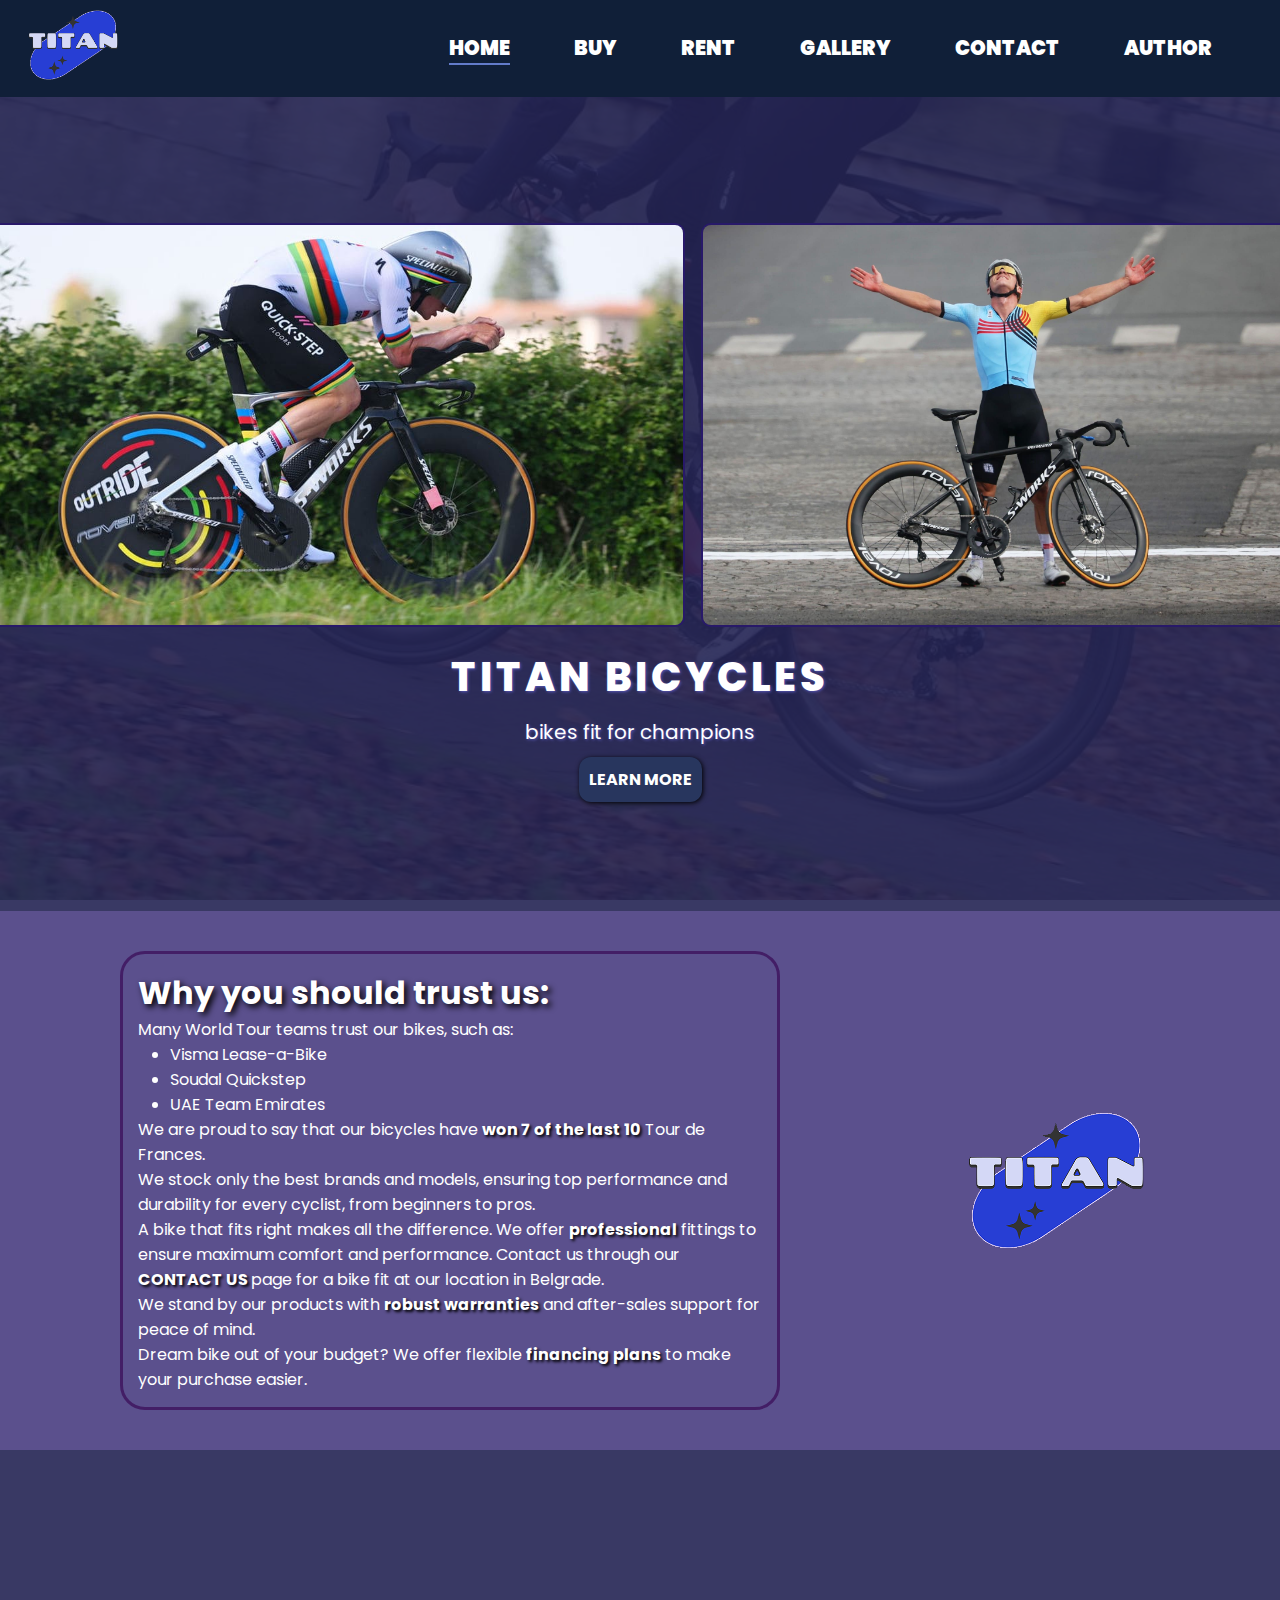
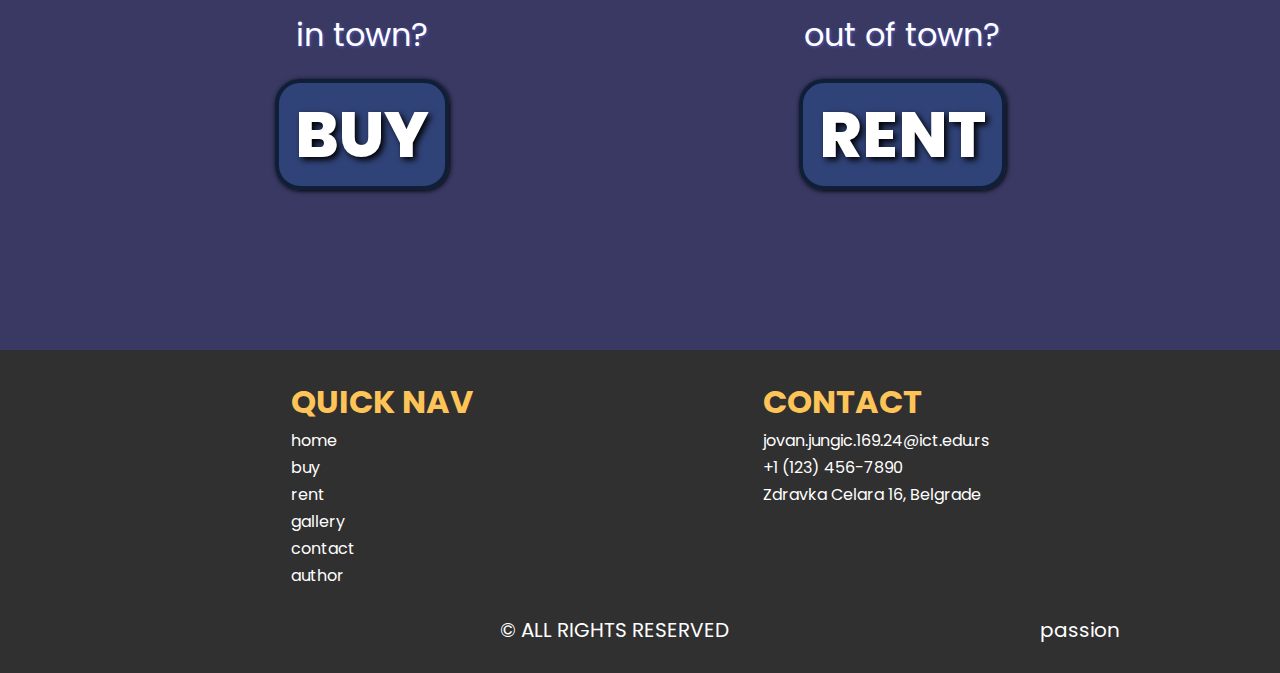
<file: index.html>
<!DOCTYPE html>
<html lang="en">
    <head>
        <meta charset="UTF-8"/>
        <meta name="description" content="Titan Bikes - Your go to place for all of your cycling needs. Best bicycles, made by champions, made for champions."/>
        <meta name="keywords" content="racing bikes, racing bicycles, bicycle, buy bicycle, rent bicycle, belgrade cycling, belgrade bicycle, racing bicycles for sale, racing bicycles rental, high performance bicycles, best racing bicycles"/>
        <link rel="stylesheet" type="text/css" href="css/style.css"/>
        <title>Titan Bicycles</title>
        <link rel="icon" type="image/x-icon" href="images/favicon.ico"/>
        <link rel="stylesheet" href="https://cdnjs.cloudflare.com/ajax/libs/font-awesome/6.7.1/css/all.min.css" integrity="sha512-5Hs3dF2AEPkpNAR7UiOHba+lRSJNeM2ECkwxUIxC1Q/FLycGTbNapWXB4tP889k5T5Ju8fs4b1P5z/iB4nMfSQ==" crossorigin="anonymous" referrerpolicy="no-referrer" />        <link rel="preconnect" href="https://fonts.googleapis.com">
        <link rel="preconnect" href="https://fonts.gstatic.com" crossorigin>
        <link href="https://fonts.googleapis.com/css2?family=Poppins:ital,wght@0,100;0,200;0,300;0,400;0,500;0,600;0,700;0,800;0,900;1,100;1,200;1,300;1,400;1,500;1,600;1,700;1,800;1,900&display=swap" rel="stylesheet">
    </head>
    <body>
        <div id="wrapper">
            <header id="navbar" class="fl jus-spc-btw al-cnt">
                <div id="navbar-left">
                    <a href="index.html"><img src="images/titan-lowres.png" alt="logo"/></a>
                </div>
                <nav id="navbar-right">
                    <ul class="fl noliststyle">
                        <li class="aktivan"><a href="index.html" class="nodecor"> HOME </a></li>
                        <li><a href="buy.html" class="nodecor"> BUY </a></li>
                        <li><a href="rent.html" class="nodecor"> RENT </a></li>
                        <li><a href="gallery.html" class="nodecor"> GALLERY </a></li>
                        <li><a href="contact.html" class="nodecor"> CONTACT </a></li>
                        <li><a href="about.html" class="nodecor"> AUTHOR </a></li>
                    </ul>
                </nav>
            </header>

            <div id="herowrap" class="bg-wrap">
                <div id="hero" class="bg-darkblue fl-col jus-cen al-cnt">
                    <div id="hero-images" class="fl jus-cen">
                        <img src="images/remco1.jpg" alt="cyclist1"/>
                        <img src="images/remco2.jpg" alt="cyclist2"/>
                    </div>
                    <section id="text1" class="fl-col jus-cen al-cnt whitetext">
                        <h1 class="blueshadow"> TITAN BICYCLES </h1>
                        <p class="blueshadow">bikes fit for champions</p>
                        <a href="#content1" class="nodecor button1">LEARN MORE</a>
                    </section>
                </div>
            </div>

            <div id="content1wrap" class="bg-wrap">
                <div id="content1" class="bg-lightblue fl jus-spc-btw al-cnt whitetext">
                    <section id="text2">
                        <h2 class="blackshadow">Why you should trust us:</h2>
                        <p> Many World Tour teams trust our bikes, such as:</p>
                        <ul class="mar-left">
                            <li> Visma Lease-a-Bike </li>
                            <li> Soudal Quickstep </li>
                            <li> UAE Team Emirates </li>
                        </ul>
                        <p> We are proud to say that our bicycles have <span class="boldiraj">won 7 of the last 10</span> Tour de Frances.</p>
                        <p> We stock only the best brands and models, ensuring top performance and durability for every cyclist, from beginners to pros. </p>
                        <p> A bike that fits right makes all the difference. We offer <span class="boldiraj">professional</span> fittings to ensure maximum comfort and performance. Contact us through our <span class="boldiraj"> CONTACT US </span> page for a bike fit at our location in Belgrade.</p>
                        <p> We stand by our products with <span class="boldiraj">robust warranties</span> and after-sales support for peace of mind. </p>
                        <p> Dream bike out of your budget? We offer flexible <span class="boldiraj">financing plans</span> to make your purchase easier. </p>
                    </section>
                    <img src="images/titan-lowres.png" alt="titan"/>
                </div>
            </div>

            <div id="content2wrap" class="bg-wrap">
                <div id="content2" class="bg-darkblue fl-rev jus-cen al-cnt whitetext">
                    <div class="pagelink fl-col al-cnt">
                        <p class="blueshadow">out of town?</p>
                        <a href="rent.html" class="nodecor whitetext blackshadow"> RENT </a>
                    </div>
                    <div class="pagelink fl-col al-cnt">
                        <p class="blueshadow">in town?</p>
                        <a href="buy.html" class="nodecor whitetext blackshadow"> BUY </a>
                    </div>
                </div>
            </div>

            <div id="footerwrap" class="whitetext bg-wrap">
                <footer id="footer" class="fl-col jus-spc-ev al-cnt">
                    <div id="footerup" class="fl jus-spc-ev al-cnt">
                        <div class="footerinfo fl-col">
                            <h2>QUICK NAV</h2>
                            <a href="index.html" class="nodecor quicklink">home</a>
                            <a href="buy.html" class="nodecor quicklink">buy</a>
                            <a href="rent.html" class="nodecor quicklink">rent</a>
                            <a href="gallery.html" class="nodecor quicklink">gallery</a>
                            <a href="contact.html" class="nodecor quicklink">contact</a>
                            <a href="about.html" class="nodecor quicklink">author</a>
                        </div>
                        <div class="footerinfo fl-col">
                            <h2>CONTACT</h2>
                            <p><span class="fa-regular fa-envelope"></span> jovan.jungic.169.24@ict.edu.rs</p>
                            <p><span class="fa-solid fa-phone"></span> +1 (123) 456-7890</p>
                            <p><span class="fa-solid fa-house"></span> Zdravka Celara 16, Belgrade</p>
                        </div>
                    </div>
                    <div id="footerdown" class="fl jus-spc-ev">
                        <div id="socials">
                            <a href="https://www.facebook.com/" target="_blank" class="nodecor"> <span class="fa-brands fa-facebook"></span> </a>
                            <a href="https://www.instagram.com/" target="_blank" class="nodecor"> <span class="fa-brands fa-instagram"></span> </a>
                            <a href="https://github.com/" target="_blank" class="nodecor"> <span class="fa-brands fa-github"></span> </a>
                        </div>
                        <p> &copy; ALL RIGHTS RESERVED </p>
                        <p><span class="fa-solid fa-bicycle"></span> passion</p>
                    </div>
                </footer>
            </div>

        </div>        
    </body>
</html>
</file>
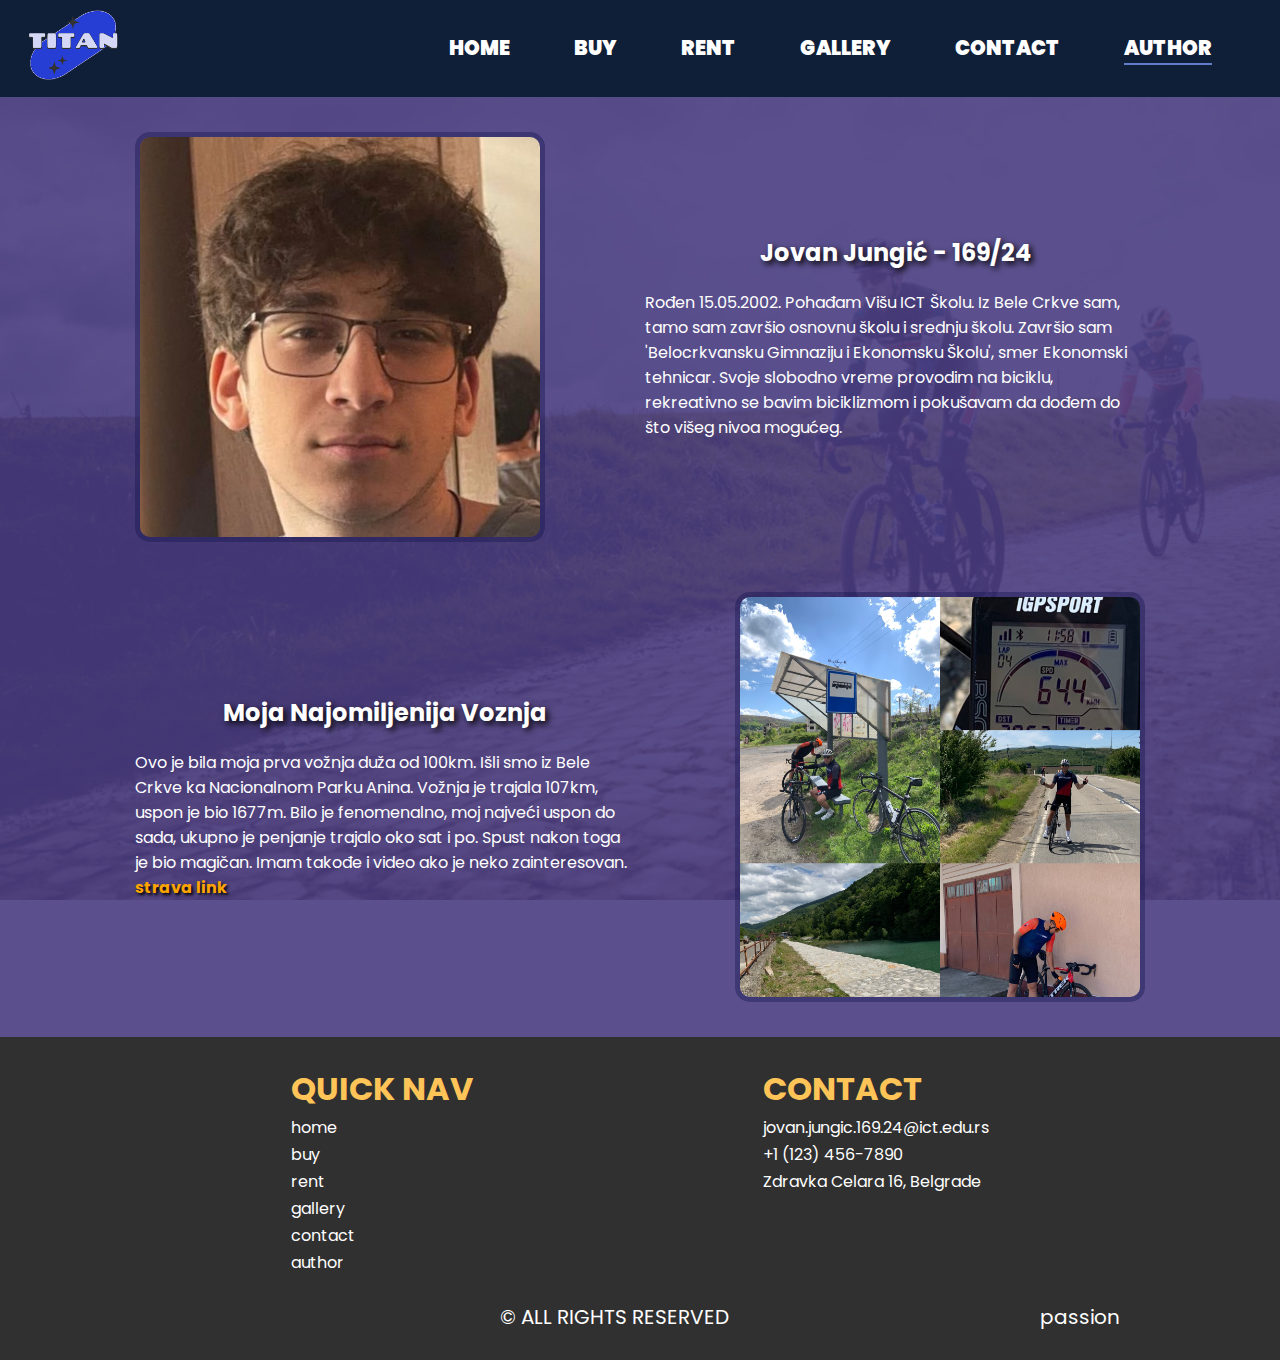
<file: about.html>
<!DOCTYPE html>
<html lang="en">
    <head>
        <meta charset="UTF-8"/>
        <meta name="description" content="Titan Bikes - Your go to place for all of your cycling needs. Best bicycles, made by champions, made for champions."/>
        <meta name="keywords" content="racing bikes, racing bicycles, bicycle, buy bicycle, rent bicycle, belgrade cycling, belgrade bicycle, racing bicycles for sale, racing bicycles rental, high performance bicycles, best racing bicycles"/>
        <link rel="stylesheet" type="text/css" href="css/style.css"/>
        <title>Titan Bicycles</title>
        <link rel="icon" type="image/x-icon" href="images/favicon.ico"/>
        <link rel="stylesheet" href="https://cdnjs.cloudflare.com/ajax/libs/font-awesome/6.7.1/css/all.min.css" integrity="sha512-5Hs3dF2AEPkpNAR7UiOHba+lRSJNeM2ECkwxUIxC1Q/FLycGTbNapWXB4tP889k5T5Ju8fs4b1P5z/iB4nMfSQ==" crossorigin="anonymous" referrerpolicy="no-referrer" />
        <link rel="preconnect" href="https://fonts.googleapis.com">
        <link rel="preconnect" href="https://fonts.gstatic.com" crossorigin>
        <link href="https://fonts.googleapis.com/css2?family=Poppins:ital,wght@0,100;0,200;0,300;0,400;0,500;0,600;0,700;0,800;0,900;1,100;1,200;1,300;1,400;1,500;1,600;1,700;1,800;1,900&display=swap" rel="stylesheet">
    </head>
    <body>
        <div id="wrapper">
            <header id="navbar" class="fl jus-spc-btw al-cnt">
                <div id="navbar-left">
                    <a href="index.html"><img src="images/titan-lowres.png" alt="logo"/></a>
                </div>
                <nav id="navbar-right">
                    <ul class="fl noliststyle">
                        <li><a href="index.html" class="nodecor"> HOME </a></li>
                        <li><a href="buy.html" class="nodecor"> BUY </a></li>
                        <li><a href="rent.html" class="nodecor"> RENT </a></li>
                        <li><a href="gallery.html" class="nodecor"> GALLERY </a></li>
                        <li><a href="contact.html" class="nodecor"> CONTACT </a></li>
                        <li class="aktivan"><a href="about.html" class="nodecor"> AUTHOR </a></li>
                    </ul>
                </nav>
            </header>

            <div id="aboutwrapper" class="bg-wrap">
                <div id="about" class="bg-lightblue whitetext fl-col al-cnt">
                    <div class="aboutblock fl jus-spc-ev ">
                        <img class="img-fluid" src="images/jovan.jpg" alt="jovan"/>
                        <div class="abouttext fl-col jus-cen al-cnt">
                            <h2 class="blackshadow"> Jovan Jungić - 169/24 </h2>
                            <p> Rođen 15.05.2002. Pohađam Višu ICT Školu. Iz Bele Crkve sam, tamo sam završio osnovnu školu i srednju školu. Završio sam 'Belocrkvansku Gimnaziju i Ekonomsku Školu', smer Ekonomski tehnicar. Svoje slobodno vreme provodim na biciklu, rekreativno se bavim biciklizmom i pokušavam da dođem do što višeg nivoa mogućeg.</p>
                        </div>
                    </div>
                    <div class="aboutblock fl-rev jus-cen">
                        <img class="img-fluid" src="images/romania1.jpg" alt="romania1"/>
                        <div class="abouttext fl-col jus-cen al-cnt">
                            <h2 class="blackshadow"> Moja Najomiljenija Voznja</h2>
                            <p> Ovo je bila moja prva vožnja duža od 100km. Išli smo iz Bele Crkve ka Nacionalnom Parku Anina. Vožnja je trajala 107km, uspon je bio 1677m. Bilo je fenomenalno, moj najveći uspon do sada, ukupno je penjanje trajalo oko sat i po. Spust nakon toga je bio magičan. Imam takođe i video ako je neko zainteresovan. <a href="https://www.strava.com/activities/11276530564" target="_blank" class="nodecor boldiraj orange">strava link</a></p>
                         </div>
                    </div>
                </div>
            </div>

            <div id="footerwrap" class="whitetext bg-wrap">
                <footer id="footer" class="fl-col jus-spc-ev al-cnt">
                    <div id="footerup" class="fl jus-spc-ev al-cnt">
                        <div class="footerinfo fl-col">
                            <h2>QUICK NAV</h2>
                            <a href="index.html" class="nodecor quicklink">home</a>
                            <a href="buy.html" class="nodecor quicklink">buy</a>
                            <a href="rent.html" class="nodecor quicklink">rent</a>
                            <a href="gallery.html" class="nodecor quicklink">gallery</a>
                            <a href="contact.html" class="nodecor quicklink">contact</a>
                            <a href="about.html" class="nodecor quicklink">author</a>
                        </div>
                        <div class="footerinfo fl-col">
                            <h2>CONTACT</h2>
                            <p><span class="fa-regular fa-envelope"></span> jovan.jungic.169.24@ict.edu.rs</p>
                            <p><span class="fa-solid fa-phone"></span> +1 (123) 456-7890</p>
                            <p><span class="fa-solid fa-house"></span> Zdravka Celara 16, Belgrade</p>
                        </div>
                    </div>
                    <div id="footerdown" class="fl jus-spc-ev">
                        <div id="socials">
                            <a href="https://www.facebook.com/" target="_blank" class="nodecor"> <span class="fa-brands fa-facebook"></span> </a>
                            <a href="https://www.instagram.com/" target="_blank" class="nodecor"> <span class="fa-brands fa-instagram"></span> </a>
                            <a href="https://github.com/" target="_blank" class="nodecor"> <span class="fa-brands fa-github"></span> </a>
                        </div>
                        <p> &copy; ALL RIGHTS RESERVED </p>
                        <p><span class="fa-solid fa-bicycle"></span> passion</p>
                    </div>
                </footer>
            </div>

        </div>        
    </body>
</html>
</file>
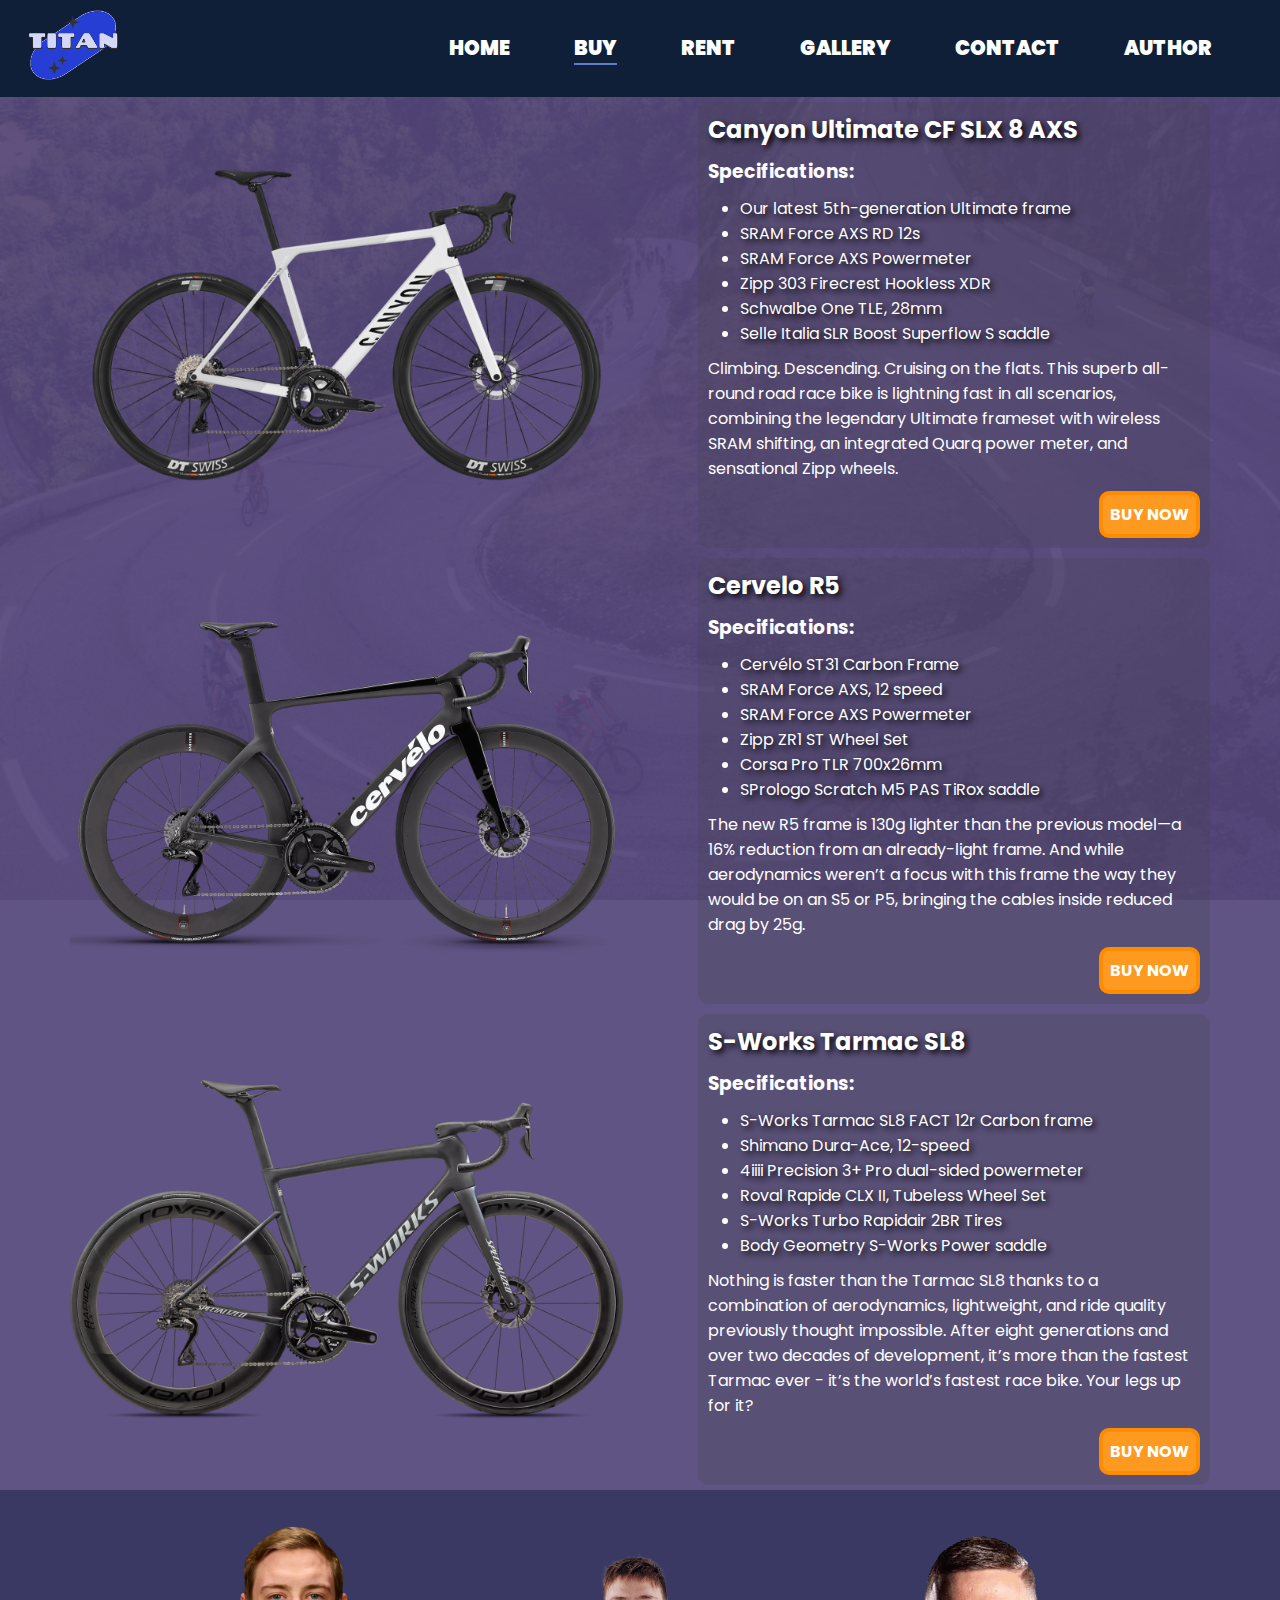
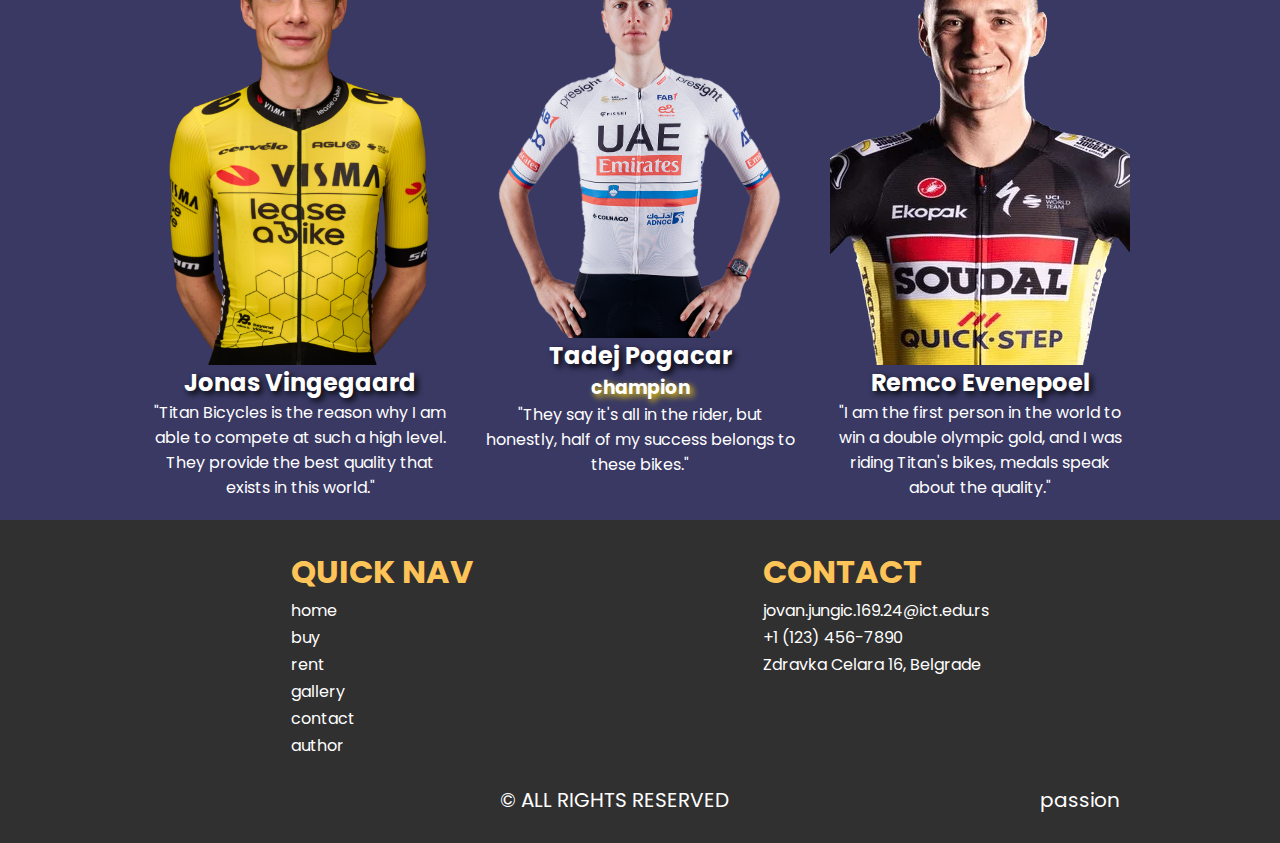
<file: buy.html>
<!DOCTYPE html>
<html lang="en">
    <head>
        <meta charset="UTF-8"/>
        <meta name="description" content="Titan Bikes - Your go to place for all of your cycling needs. Best bicycles, made by champions, made for champions."/>
        <meta name="keywords" content="racing bikes, racing bicycles, bicycle, buy bicycle, rent bicycle, belgrade cycling, belgrade bicycle, racing bicycles for sale, racing bicycles rental, high performance bicycles, best racing bicycles"/>
        <link rel="stylesheet" type="text/css" href="css/style.css"/>
        <title>Titan Bicycles</title>
        <link rel="icon" type="image/x-icon" href="images/favicon.ico"/>
        <link rel="stylesheet" href="https://cdnjs.cloudflare.com/ajax/libs/font-awesome/6.7.1/css/all.min.css" integrity="sha512-5Hs3dF2AEPkpNAR7UiOHba+lRSJNeM2ECkwxUIxC1Q/FLycGTbNapWXB4tP889k5T5Ju8fs4b1P5z/iB4nMfSQ==" crossorigin="anonymous" referrerpolicy="no-referrer" />        <link rel="preconnect" href="https://fonts.googleapis.com">
        <link rel="preconnect" href="https://fonts.gstatic.com" crossorigin>
        <link href="https://fonts.googleapis.com/css2?family=Poppins:ital,wght@0,100;0,200;0,300;0,400;0,500;0,600;0,700;0,800;0,900;1,100;1,200;1,300;1,400;1,500;1,600;1,700;1,800;1,900&display=swap" rel="stylesheet">
    </head>
    <body>
        <div id="wrapper">
            <header id="navbar" class="fl jus-spc-btw al-cnt">
                <div id="navbar-left">
                    <a href="index.html"><img src="images/titan-lowres.png" alt="logo"/></a>
                </div>
                <nav id="navbar-right">
                    <ul class="fl noliststyle">
                        <li><a href="index.html" class="nodecor"> HOME </a></li>
                        <li class="aktivan"><a href="buy.html" class="nodecor"> BUY </a></li>
                        <li><a href="rent.html" class="nodecor"> RENT </a></li>
                        <li><a href="gallery.html" class="nodecor"> GALLERY </a></li>
                        <li><a href="contact.html" class="nodecor"> CONTACT </a></li>
                        <li><a href="about.html" class="nodecor"> AUTHOR </a></li>
                    </ul>
                </nav>
            </header>

            <div id="buywrap" class="bg-wrap">
                <div id="buy" class="bg-lightblue whitetext fl-col al-cnt">
                    <div class="buyitem fl jus-spc-ev al-cnt">
                        <img src="images/canyon2.png" alt="canyon"/>
                        <div class="buytext fl-col">
                            <h2 class="blackshadow"> Canyon Ultimate CF SLX 8 AXS </h2>
                            <h3>Specifications:</h3>
                            <ul class="mar-left">
                                <li class="blackshadow"> Our latest 5th-generation Ultimate frame </li>
                                <li class="blackshadow"> SRAM Force AXS RD 12s </li>
                                <li class="blackshadow"> SRAM Force AXS Powermeter </li>
                                <li class="blackshadow"> Zipp 303 Firecrest Hookless XDR </li>
                                <li class="blackshadow"> Schwalbe One TLE, 28mm </li>
                                <li class="blackshadow"> Selle Italia SLR Boost Superflow S saddle </li>
                            </ul>
                            <p>Climbing. Descending. Cruising on the flats. This superb all-round road race bike is lightning fast in all scenarios, combining the legendary Ultimate frameset with wireless SRAM shifting, an integrated Quarq power meter, and sensational Zipp wheels.</p>
                            <a class="buybutton nodecor whitetext" href="#">BUY NOW</a>
                        </div>
                    </div>
                    <div class="buyitem fl jus-spc-ev al-cnt">
                        <img src="images/cervelo2.png" alt="canyon"/>
                        <div class="buytext fl-col">
                            <h2 class="blackshadow"> Cervelo R5 </h2>
                            <h3>Specifications:</h3>
                            <ul class="mar-left">
                                <li class="blackshadow"> Cervélo ST31 Carbon Frame </li>
                                <li class="blackshadow"> SRAM Force AXS, 12 speed </li>
                                <li class="blackshadow"> SRAM Force AXS Powermeter </li>
                                <li class="blackshadow"> Zipp ZR1 ST Wheel Set </li>
                                <li class="blackshadow"> Corsa Pro TLR 700x26mm </li>
                                <li class="blackshadow"> SPrologo Scratch M5 PAS TiRox saddle </li>
                            </ul>
                            <p>The new R5 frame is 130g lighter than the previous model—a 16% reduction from an already-light frame.  And while aerodynamics weren’t a focus with this frame the way they would be on an S5 or P5, bringing the cables inside reduced drag by 25g.</p>
                            <a class="buybutton nodecor whitetext" href="#">BUY NOW</a>
                        </div>
                    </div>
                    <div class="buyitem fl jus-spc-ev al-cnt">
                        <img src="images/sworks.webp" alt="canyon"/>
                        <div class="buytext fl-col">
                            <h2 class="buytexth2 blackshadow"> S-Works Tarmac SL8 </h2>
                            <h3 class="buytexth3">Specifications:</h3>
                            <ul class="mar-left">
                                <li class="blackshadow"> S-Works Tarmac SL8 FACT 12r Carbon frame </li>
                                <li class="blackshadow"> Shimano Dura-Ace, 12-speed </li>
                                <li class="blackshadow"> 4iiii Precision 3+ Pro dual-sided powermeter </li>
                                <li class="blackshadow"> Roval Rapide CLX II, Tubeless Wheel Set </li>
                                <li class="blackshadow"> S-Works Turbo Rapidair 2BR Tires </li>
                                <li class="blackshadow"> Body Geometry S-Works Power saddle </li>
                            </ul>
                            <p>Nothing is faster than the Tarmac SL8 thanks to a combination of aerodynamics, lightweight, and ride quality previously thought impossible. After eight generations and over two decades of development, it’s more than the fastest Tarmac ever - it’s the world’s fastest race bike. Your legs up for it?</p>
                            <a class="buybutton nodecor whitetext" href="#">BUY NOW</a>
                        </div>
                    </div>
                </div>
            </div>

            <div id="impressionswrap" class="bg-wrap">
                <div id="impressions" class="fl bg-darkblue jus-cen al-cnt whitetext">
                    <div class="impression fl-col jus-cen al-cnt">
                        <img src="images/vingegaard.png" alt="vingegaard"/>
                        <h2 class="blackshadow"> Jonas Vingegaard </h2>
                        <p>"Titan Bicycles is the reason why I am able to compete at such a high level. They provide the best quality that exists in this world."</p>
                    </div>
    
                    <div class="impression fl-col jus-cen al-cnt">
                        <img src="images/pogacar.png" alt="pogacar"/>
                        <h2 class="blackshadow"> Tadej Pogacar </h2>
                        <h3 class="goldglow"> champion </h3>
                        <p>"They say it's all in the rider, but honestly, half of my success belongs to these bikes."</p>
                    </div>
    
                    <div class="impression fl-col jus-cen al-cnt">
                        <img src="images/evenepoel.webp" alt="remco"/>
                        <h2 class="blackshadow"> Remco Evenepoel </h2>
                        <p>"I am the first person in the world to win a double olympic gold, and I was riding Titan's bikes, medals speak about the quality."</p>
                    </div>
                </div>
            </div>

            
            <div id="footerwrap" class="whitetext bg-wrap">
                <footer id="footer" class="fl-col jus-spc-ev al-cnt">
                    <div id="footerup" class="fl jus-spc-ev al-cnt">
                        <div class="footerinfo fl-col">
                            <h2>QUICK NAV</h2>
                            <a href="index.html" class="nodecor quicklink">home</a>
                            <a href="buy.html" class="nodecor quicklink">buy</a>
                            <a href="rent.html" class="nodecor quicklink">rent</a>
                            <a href="gallery.html" class="nodecor quicklink">gallery</a>
                            <a href="contact.html" class="nodecor quicklink">contact</a>
                            <a href="about.html" class="nodecor quicklink">author</a>
                        </div>
                        <div class="footerinfo fl-col">
                            <h2>CONTACT</h2>
                            <p><span class="fa-regular fa-envelope"></span> jovan.jungic.169.24@ict.edu.rs</p>
                            <p><span class="fa-solid fa-phone"></span> +1 (123) 456-7890</p>
                            <p><span class="fa-solid fa-house"></span> Zdravka Celara 16, Belgrade</p>
                        </div>
                    </div>
                    <div id="footerdown" class="fl jus-spc-ev">
                        <div id="socials">
                            <a href="https://www.facebook.com/" target="_blank" class="nodecor"> <span class="fa-brands fa-facebook"></span> </a>
                            <a href="https://www.instagram.com/" target="_blank" class="nodecor"> <span class="fa-brands fa-instagram"></span> </a>
                            <a href="https://github.com/" target="_blank" class="nodecor"> <span class="fa-brands fa-github"></span> </a>
                        </div>
                        <p> &copy; ALL RIGHTS RESERVED </p>
                        <p><span class="fa-solid fa-bicycle"></span> passion</p>
                    </div>
                </footer>
            </div>

        </div>        
    </body>
</html>
</file>
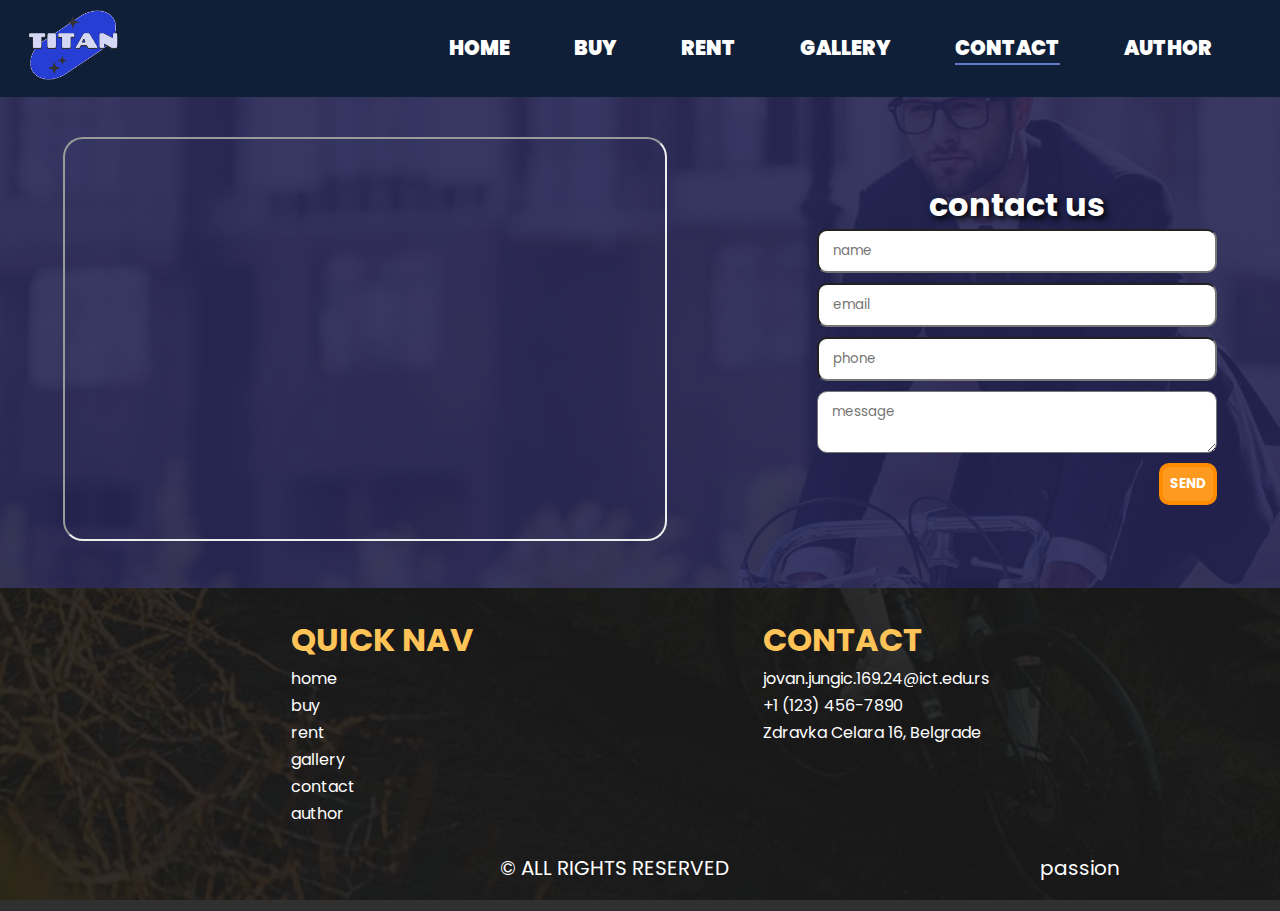
<file: contact.html>
<!DOCTYPE html>
<html lang="en">
    <head>
        <meta charset="UTF-8"/>
        <meta name="description" content="Titan Bikes - Your go to place for all of your cycling needs. Best bicycles, made by champions, made for champions."/>
        <meta name="keywords" content="racing bikes, racing bicycles, bicycle, buy bicycle, rent bicycle, belgrade cycling, belgrade bicycle, racing bicycles for sale, racing bicycles rental, high performance bicycles, best racing bicycles"/>
        <link rel="stylesheet" type="text/css" href="css/style.css"/>
        <title>Titan Bicycles</title>
        <link rel="icon" type="image/x-icon" href="images/favicon.ico"/>
        <link rel="stylesheet" href="https://cdnjs.cloudflare.com/ajax/libs/font-awesome/6.7.1/css/all.min.css" integrity="sha512-5Hs3dF2AEPkpNAR7UiOHba+lRSJNeM2ECkwxUIxC1Q/FLycGTbNapWXB4tP889k5T5Ju8fs4b1P5z/iB4nMfSQ==" crossorigin="anonymous" referrerpolicy="no-referrer" />        <link rel="preconnect" href="https://fonts.googleapis.com">
        <link rel="preconnect" href="https://fonts.gstatic.com" crossorigin>
        <link href="https://fonts.googleapis.com/css2?family=Poppins:ital,wght@0,100;0,200;0,300;0,400;0,500;0,600;0,700;0,800;0,900;1,100;1,200;1,300;1,400;1,500;1,600;1,700;1,800;1,900&display=swap" rel="stylesheet">
    </head>
    <body>
        <div id="wrapper">
            <header id="navbar" class="fl jus-spc-btw al-cnt">
                <div id="navbar-left">
                    <a href="index.html"><img src="images/titan-lowres.png" alt="logo"/></a>
                </div>
                <nav id="navbar-right">
                    <ul class="fl noliststyle">
                        <li><a href="index.html" class="nodecor"> HOME </a></li>
                        <li><a href="buy.html" class="nodecor"> BUY </a></li>
                        <li><a href="rent.html" class="nodecor"> RENT </a></li>
                        <li><a href="gallery.html" class="nodecor"> GALLERY </a></li>
                        <li class="aktivan"><a href="contact.html" class="nodecor"> CONTACT </a></li>
                        <li><a href="about.html" class="nodecor"> AUTHOR </a></li>
                    </ul>
                </nav>
            </header>

            <div id="contactwrap" class="bg-wrap">
                <div id="contact" class="whitetext bg-darkblue fl jus-cen">
                    <div id="contactmap">
                        <iframe src="https://www.google.com/maps/embed?pb=!1m18!1m12!1m3!1d5660.717717775033!2d20.481834512586246!3d44.814253370950205!2m3!1f0!2f0!3f0!3m2!1i1024!2i768!4f13.1!3m3!1m2!1s0x475a7a9609031735%3A0xc17ed71f59ac4725!2sICT%20College!5e0!3m2!1sen!2sat!4v1732235857738!5m2!1sen!2sat" class="gmap"></iframe>
                    </div>
                    <div id="contactform" class="fl-col jus-cen al-cnt">
                        <h1 class="blackshadow">contact us</h1>
                        <form action="#" method="POST" class="fl-col">
                            <input type="text" name="name" id="name" placeholder=" name" required="required"/>
                            <input type="text" name="email" id="email" placeholder=" email" required="required"/>
                            <input type="text" name="phone" id="phone" placeholder=" phone" required="required"/>
                            <textarea name="message" id="message" placeholder=" message" required="required"></textarea>
                            <input type="submit" name="submit" id="submit" value="SEND" class="buybutton whitetext"/>
                        </form>
                    </div>
                </div>
            </div>
            
            <div id="footerwrap" class="whitetext bg-wrap">
                <footer id="footer" class="fl-col jus-spc-ev al-cnt">
                    <div id="footerup" class="fl jus-spc-ev al-cnt">
                        <div class="footerinfo fl-col">
                            <h2>QUICK NAV</h2>
                            <a href="index.html" class="nodecor quicklink">home</a>
                            <a href="buy.html" class="nodecor quicklink">buy</a>
                            <a href="rent.html" class="nodecor quicklink">rent</a>
                            <a href="gallery.html" class="nodecor quicklink">gallery</a>
                            <a href="contact.html" class="nodecor quicklink">contact</a>
                            <a href="about.html" class="nodecor quicklink">author</a>
                        </div>
                        <div class="footerinfo fl-col">
                            <h2>CONTACT</h2>
                            <p><span class="fa-regular fa-envelope"></span> jovan.jungic.169.24@ict.edu.rs</p>
                            <p><span class="fa-solid fa-phone"></span> +1 (123) 456-7890</p>
                            <p><span class="fa-solid fa-house"></span> Zdravka Celara 16, Belgrade</p>
                        </div>
                    </div>
                    <div id="footerdown" class="fl jus-spc-ev">
                        <div id="socials">
                            <a href="https://www.facebook.com/" target="_blank" class="nodecor"> <span class="fa-brands fa-facebook"></span> </a>
                            <a href="https://www.instagram.com/" target="_blank" class="nodecor"> <span class="fa-brands fa-instagram"></span> </a>
                            <a href="https://github.com/" target="_blank" class="nodecor"> <span class="fa-brands fa-github"></span> </a>
                        </div>
                        <p> &copy; ALL RIGHTS RESERVED </p>
                        <p><span class="fa-solid fa-bicycle"></span> passion</p>
                    </div>
                </footer>
            </div>

        </div>        
    </body>
</html>
</file>
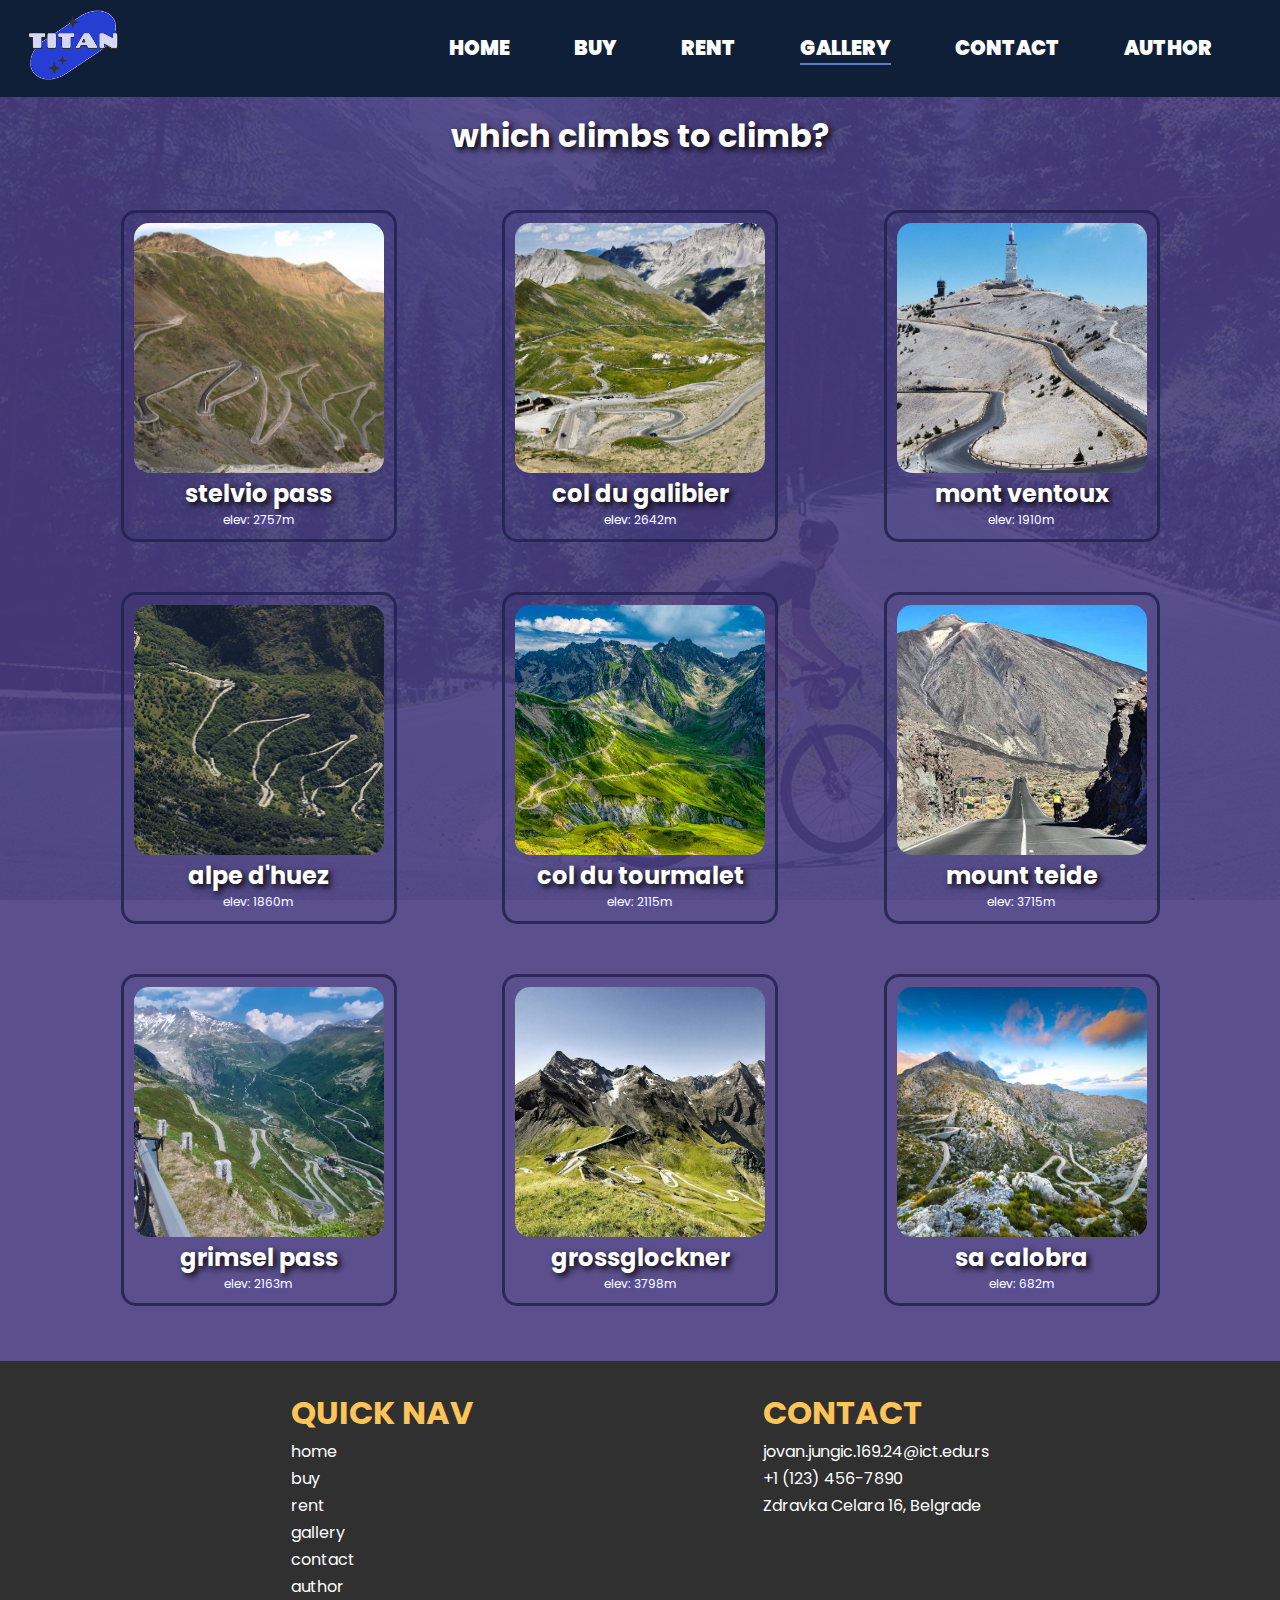
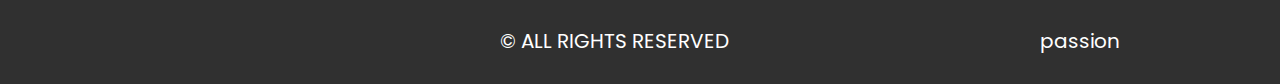
<file: gallery.html>
<!DOCTYPE html>
<html lang="en">
    <head>
        <meta charset="UTF-8"/>
        <meta name="description" content="Titan Bikes - Your go to place for all of your cycling needs. Best bicycles, made by champions, made for champions."/>
        <meta name="keywords" content="racing bikes, racing bicycles, bicycle, buy bicycle, rent bicycle, belgrade cycling, belgrade bicycle, racing bicycles for sale, racing bicycles rental, high performance bicycles, best racing bicycles"/>
        <link rel="stylesheet" type="text/css" href="css/style.css"/>
        <title>Titan Bicycles</title>
        <link rel="icon" type="image/x-icon" href="images/favicon.ico"/>
        <link rel="stylesheet" href="https://cdnjs.cloudflare.com/ajax/libs/font-awesome/6.7.1/css/all.min.css" integrity="sha512-5Hs3dF2AEPkpNAR7UiOHba+lRSJNeM2ECkwxUIxC1Q/FLycGTbNapWXB4tP889k5T5Ju8fs4b1P5z/iB4nMfSQ==" crossorigin="anonymous" referrerpolicy="no-referrer" />        <link rel="preconnect" href="https://fonts.googleapis.com">
        <link rel="preconnect" href="https://fonts.gstatic.com" crossorigin>
        <link href="https://fonts.googleapis.com/css2?family=Poppins:ital,wght@0,100;0,200;0,300;0,400;0,500;0,600;0,700;0,800;0,900;1,100;1,200;1,300;1,400;1,500;1,600;1,700;1,800;1,900&display=swap" rel="stylesheet">
    </head>
    <body>
        <div id="wrapper">
            <header id="navbar" class="fl jus-spc-btw al-cnt">
                <div id="navbar-left">
                    <a href="index.html"><img src="images/titan-lowres.png" alt="logo"/></a>
                </div>
                <nav id="navbar-right">
                    <ul class="fl noliststyle">
                        <li><a href="index.html" class="nodecor"> HOME </a></li>
                        <li><a href="buy.html" class="nodecor"> BUY </a></li>
                        <li><a href="rent.html" class="nodecor"> RENT </a></li>
                        <li class="aktivan"><a href="gallery.html" class="nodecor"> GALLERY </a></li>
                        <li><a href="contact.html" class="nodecor"> CONTACT </a></li>
                        <li><a href="about.html" class="nodecor"> AUTHOR </a></li>
                    </ul>
                </nav>
            </header>

        <div id="gallerywrapper" class="bg-wrap">
            <div id="gallery" class="bg-lightblue whitetext fl-col">
                <h1 class="blackshadow">which climbs to climb?</h1>

                <div class="threeclimbs fl jus-spc-ev al-cnt">
                    <div class="climb fl-col">
                        <img src="images/stelvio.jpg" alt="stelvio" class="img-fluid"/>
                        <div class="climbtext fl-col al-cnt">
                            <h2 class="blackshadow">stelvio pass</h2>
                            <p class="blueshadow"> elev: 2757m</p>
                        </div>
                    </div>
                    <div class="climb fl-col">
                        <img src="images/galibier.jpg" alt="galibier" class="img-fluid"/>
                        <div class="climbtext fl-col al-cnt">
                            <h2 class="blackshadow">col du galibier</h2>
                            <p class="blueshadow"> elev: 2642m</p>
                        </div>
                    </div>
                    <div class="climb fl-col">
                        <img src="images/ventoux.jpg" alt="ventoux" class="img-fluid"/>
                        <div class="climbtext fl-col al-cnt">
                            <h2 class="blackshadow">mont ventoux</h2>
                            <p class="blueshadow"> elev: 1910m</p>
                        </div>
                    </div>
                </div>

                <div class="threeclimbs fl jus-spc-ev al-cnt">
                    <div class="climb fl-col">
                        <img src="images/huez.jpg" alt="huez" class="img-fluid"/>
                        <div class="climbtext fl-col al-cnt">
                            <h2 class="blackshadow">alpe d'huez</h2>
                            <p class="blueshadow"> elev: 1860m</p>
                        </div>
                    </div>
                    <div class="climb fl-col">
                        <img src="images/tourmalet.webp" alt="tourmalet" class="img-fluid"/>
                        <div class="climbtext fl-col al-cnt">
                            <h2 class="blackshadow">col du tourmalet</h2>
                            <p class="blueshadow"> elev: 2115m</p>
                        </div>
                    </div>
                    <div class="climb fl-col">
                        <img src="images/teide.webp" alt="teide" class="img-fluid"/>
                        <div class="climbtext fl-col al-cnt">
                            <h2 class="blackshadow">mount teide</h2>
                            <p class="blueshadow"> elev: 3715m</p>
                        </div>
                    </div>
                </div>

                <div class="threeclimbs fl jus-spc-ev al-cnt">
                    <div class="climb fl-col">
                        <img src="images/grimsel.webp" alt="grimsel" class="img-fluid"/>
                        <div class="climbtext fl-col al-cnt">
                            <h2 class="blackshadow">grimsel pass</h2>
                            <p class="blueshadow"> elev: 2163m</p>
                        </div>
                    </div>
                    <div class="climb fl-col">
                        <img src="images/grossglockner.jpg" alt="grossglockner" class="img-fluid"/>
                        <div class="climbtext fl-col al-cnt">
                            <h2 class="blackshadow">grossglockner</h2>
                            <p class="blueshadow"> elev: 3798m</p>
                        </div>
                    </div>
                    <div class="climb fl-col">
                        <img src="images/sacalobra.jpg" alt="sa calobra" class="img-fluid"/>
                        <div class="climbtext fl-col al-cnt">
                            <h2 class="blackshadow">sa calobra</h2>
                            <p class="blueshadow">elev: 682m</p>
                        </div>
                    </div>
                </div>


            </div>
        </div>

            <div id="footerwrap" class="whitetext bg-wrap">
                <footer id="footer" class="fl-col jus-spc-ev al-cnt">
                    <div id="footerup" class="fl jus-spc-ev al-cnt">
                        <div class="footerinfo fl-col">
                            <h2>QUICK NAV</h2>
                            <a href="index.html" class="nodecor quicklink">home</a>
                            <a href="buy.html" class="nodecor quicklink">buy</a>
                            <a href="rent.html" class="nodecor quicklink">rent</a>
                            <a href="gallery.html" class="nodecor quicklink">gallery</a>
                            <a href="contact.html" class="nodecor quicklink">contact</a>
                            <a href="about.html" class="nodecor quicklink">author</a>
                        </div>
                        <div class="footerinfo fl-col">
                            <h2>CONTACT</h2>
                            <p><span class="fa-regular fa-envelope"></span> jovan.jungic.169.24@ict.edu.rs</p>
                            <p><span class="fa-solid fa-phone"></span> +1 (123) 456-7890</p>
                            <p><span class="fa-solid fa-house"></span> Zdravka Celara 16, Belgrade</p>
                        </div>
                    </div>
                    <div id="footerdown" class="fl jus-spc-ev">
                        <div id="socials">
                            <a href="https://www.facebook.com/" target="_blank"  class="nodecor"> <span class="fa-brands fa-facebook"></span> </a>
                            <a href="https://www.instagram.com/" target="_blank"  class="nodecor"> <span class="fa-brands fa-instagram"></span> </a>
                            <a href="https://github.com/" target="_blank"  class="nodecor"> <span class="fa-brands fa-github"></span> </a>
                        </div>
                        <p> &copy; ALL RIGHTS RESERVED </p>
                        <p><span class="fa-solid fa-bicycle"></span> passion</p>
                    </div>
                </footer>
            </div>

        </div>        
    </body>
</html>
</file>
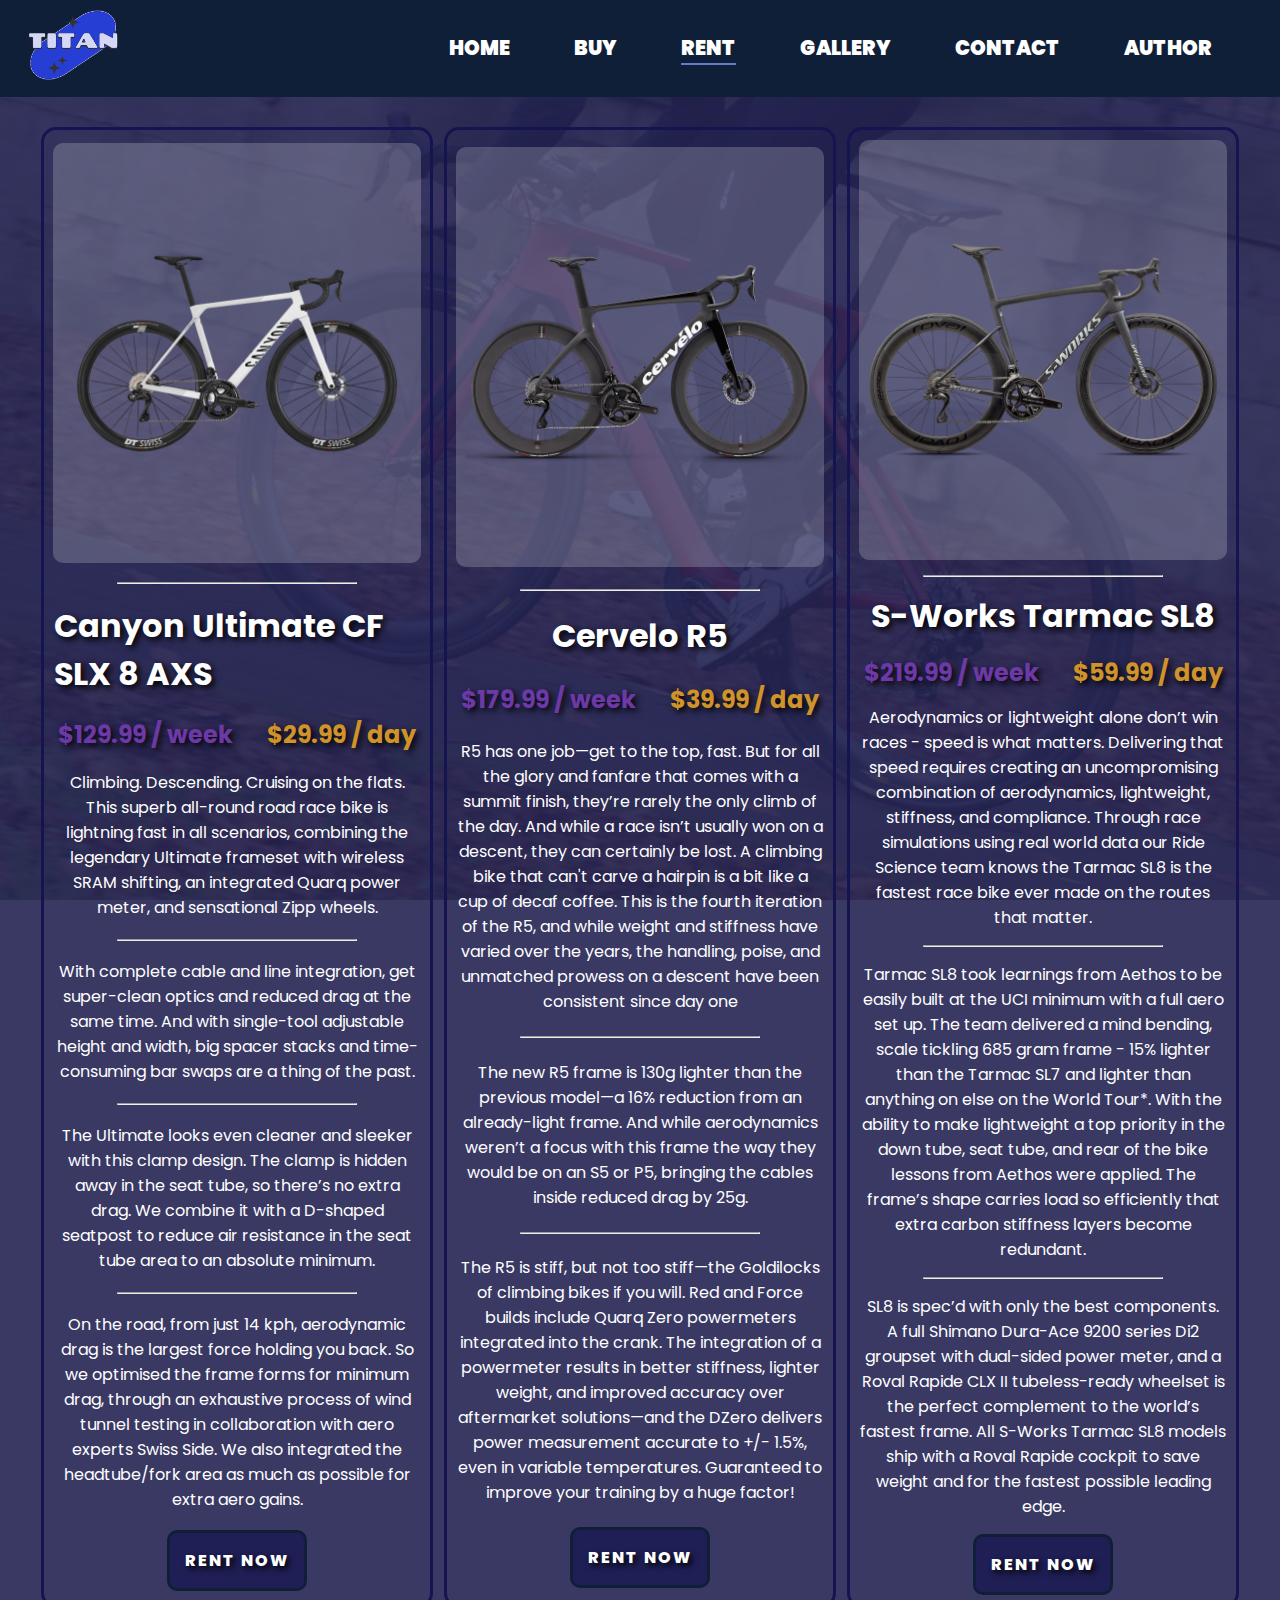
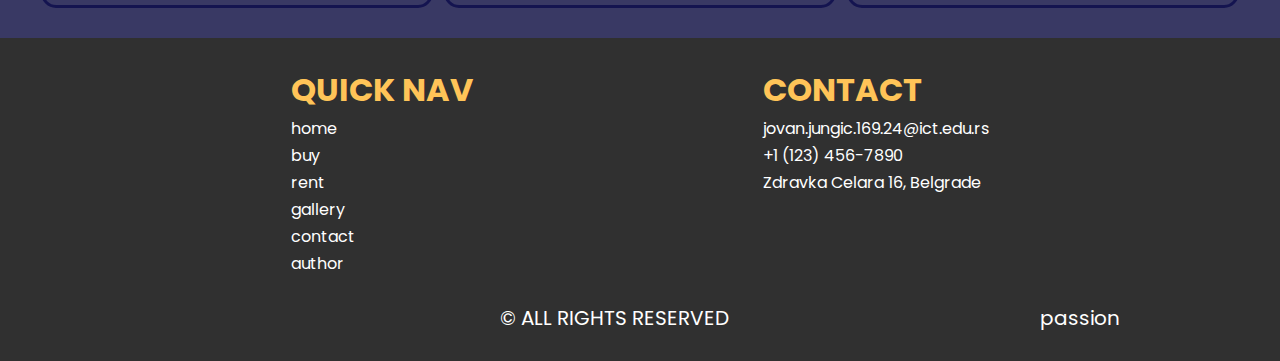
<file: rent.html>
<!DOCTYPE html>
<html lang="en">
    <head>
        <meta charset="UTF-8"/>
        <meta name="description" content="Titan Bikes - Your go to place for all of your cycling needs. Best bicycles, made by champions, made for champions."/>
        <meta name="keywords" content="racing bikes, racing bicycles, bicycle, buy bicycle, rent bicycle, belgrade cycling, belgrade bicycle, racing bicycles for sale, racing bicycles rental, high performance bicycles, best racing bicycles"/>
        <link rel="stylesheet" type="text/css" href="css/style.css"/>
        <title>Titan Bicycles</title>
        <link rel="icon" type="image/x-icon" href="images/favicon.ico"/>
        <link rel="stylesheet" href="https://cdnjs.cloudflare.com/ajax/libs/font-awesome/6.7.1/css/all.min.css" integrity="sha512-5Hs3dF2AEPkpNAR7UiOHba+lRSJNeM2ECkwxUIxC1Q/FLycGTbNapWXB4tP889k5T5Ju8fs4b1P5z/iB4nMfSQ==" crossorigin="anonymous" referrerpolicy="no-referrer" />        <link rel="preconnect" href="https://fonts.googleapis.com">
        <link rel="preconnect" href="https://fonts.gstatic.com" crossorigin>
        <link href="https://fonts.googleapis.com/css2?family=Poppins:ital,wght@0,100;0,200;0,300;0,400;0,500;0,600;0,700;0,800;0,900;1,100;1,200;1,300;1,400;1,500;1,600;1,700;1,800;1,900&display=swap" rel="stylesheet">
    </head>
    <body>
        <div id="wrapper">
            <header id="navbar" class="fl jus-spc-btw al-cnt">
                <div id="navbar-left">
                    <a href="index.html"><img src="images/titan-lowres.png" alt="logo"/></a>
                </div>
                <nav id="navbar-right">
                    <ul class="fl noliststyle">
                        <li><a href="index.html" class="nodecor"> HOME </a></li>
                        <li><a href="buy.html" class="nodecor"> BUY </a></li>
                        <li class="aktivan"><a href="rent.html" class="nodecor"> RENT </a></li>
                        <li><a href="gallery.html" class="nodecor"> GALLERY </a></li>
                        <li><a href="contact.html" class="nodecor"> CONTACT </a></li>
                        <li><a href="about.html" class="nodecor"> AUTHOR </a></li>
                    </ul>
                </nav>
            </header>

        <div id="rentwrap" class="bg-wrap">
            <div id="rent" class="bg-darkblue whitetext fl jus-spc-ev">
                <div class="rentimgtext fl-col al-cnt jus-spc-ev">
                    <img src="images/canyon2.png" alt="canyon" class="img-contain"/>
                    <hr/>
                    <h1 class="blackshadow">Canyon Ultimate CF SLX 8 AXS</h1>
                    <h2 class="blackshadow"> $129.99 / week &nbsp;&nbsp;&nbsp;&nbsp;&nbsp;<span class="daily"> $29.99 / day </span></h2>
                    <p class="description txt-cen"> Climbing. Descending. Cruising on the flats. This superb all-round road race bike is lightning fast in all scenarios, combining the legendary Ultimate frameset with wireless SRAM shifting, an integrated Quarq power meter, and sensational Zipp wheels. </p>
                    <hr/>
                    <p class="description txt-cen"> With complete cable and line integration, get super-clean optics and reduced drag at the same time. And with single-tool adjustable height and width, big spacer stacks and time-consuming bar swaps are a thing of the past.</p>
                    <hr/>
                    <p class="description txt-cen"> The Ultimate looks even cleaner and sleeker with this clamp design. The clamp is hidden away in the seat tube, so there’s no extra drag. We combine it with a D-shaped seatpost to reduce air resistance in the seat tube area to an absolute minimum.</p>
                    <hr/>
                    <p class="description txt-cen"> On the road, from just 14 kph, aerodynamic drag is the largest force holding you back. So we optimised the frame forms for minimum drag, through an exhaustive process of wind tunnel testing in collaboration with aero experts Swiss Side. We also integrated the headtube/fork area as much as possible for extra aero gains.</p>
                    <a href="#" class="rentbutton nodecor whitetext blackshadow">RENT NOW</a>
                </div>
                <div class="rentimgtext fl-col al-cnt jus-spc-ev">
                    <img src="images/cervelo2.png" alt="cervelo" class="img-contain"/>
                    <hr/>
                    <h1 class="blackshadow">Cervelo R5</h1>
                    <h2 class="blackshadow"> $179.99 / week &nbsp;&nbsp;&nbsp;&nbsp;&nbsp;<span class="daily"> $39.99 / day </span></h2>
                    <p class="description txt-cen"> R5 has one job—get to the top, fast. But for all the glory and fanfare that comes with a summit finish, they’re rarely the only climb of the day. And while a race isn’t usually won on a descent, they can certainly be lost. A climbing bike that can't carve a hairpin is a bit like a cup of decaf coffee. This is the fourth iteration of the R5, and while weight and stiffness have varied over the years, the handling, poise, and unmatched prowess on a descent have been consistent since day one</p>
                    <hr/>
                    <p class="description txt-cen"> The new R5 frame is 130g lighter than the previous model—a 16% reduction from an already-light frame.  And while aerodynamics weren’t a focus with this frame the way they would be on an S5 or P5, bringing the cables inside reduced drag by 25g.</p>
                    <hr/>
                    <p class="description txt-cen"> The R5 is stiff, but not too stiff—the Goldilocks of climbing bikes if you will. Red and Force builds include Quarq Zero powermeters integrated into the crank. The integration of a powermeter results in better stiffness, lighter weight, and improved accuracy over aftermarket solutions—and the DZero delivers power measurement accurate to +/- 1.5%, even in variable temperatures. Guaranteed to improve your training by a huge factor!</p>
                    <a href="#" class="rentbutton nodecor whitetext blackshadow">RENT NOW</a>
                </div>
                <div class="rentimgtext fl-col al-cnt jus-spc-ev">
                    <img src="images/sworks.webp" alt="sworks" class="img-contain"/>
                    <hr/>
                    <h1 class="blackshadow">S-Works Tarmac SL8</h1>
                    <h2 class="blackshadow"> $219.99 / week &nbsp;&nbsp;&nbsp;&nbsp;&nbsp;<span class="daily"> $59.99 / day </span></h2>
                    <p class="description txt-cen"> Aerodynamics or lightweight alone don’t win races - speed is what matters. Delivering that speed requires creating an uncompromising combination of aerodynamics, lightweight, stiffness, and compliance. Through race simulations using real world data our Ride Science team knows the Tarmac SL8 is the fastest race bike ever made on the routes that matter.</p>
                    <hr/>
                    <p class="description txt-cen"> Tarmac SL8 took learnings from Aethos to be easily built at the UCI minimum with a full aero set up. The team delivered a mind bending, scale tickling 685 gram frame - 15% lighter than the Tarmac SL7 and lighter than anything on else on the World Tour*. With the ability to make lightweight a top priority in the down tube, seat tube, and rear of the bike lessons from Aethos were applied. The frame’s shape carries load so efficiently that extra carbon stiffness layers become redundant. </p>
                    <hr/>
                    <p class="description txt-cen">  SL8 is spec’d with only the best components. A full Shimano Dura-Ace 9200 series Di2 groupset with dual-sided power meter, and a Roval Rapide CLX II tubeless-ready wheelset is the perfect complement to the world’s fastest frame. All S-Works Tarmac SL8 models ship with a Roval Rapide cockpit to save weight and for the fastest possible leading edge.</p>
                    <a href="#" class="rentbutton nodecor whitetext blackshadow">RENT NOW</a>
                </div>
            </div>
        </div>


        <div id="footerwrap" class="whitetext bg-wrap">
            <footer id="footer" class="fl-col jus-spc-ev al-cnt">
                <div id="footerup" class="fl jus-spc-ev al-cnt">
                    <div class="footerinfo fl-col">
                        <h2>QUICK NAV</h2>
                        <a href="index.html" class="nodecor quicklink">home</a>
                        <a href="buy.html" class="nodecor quicklink">buy</a>
                        <a href="rent.html" class="nodecor quicklink">rent</a>
                        <a href="gallery.html" class="nodecor quicklink">gallery</a>
                        <a href="contact.html" class="nodecor quicklink">contact</a>
                        <a href="about.html" class="nodecor quicklink">author</a>
                    </div>
                    <div class="footerinfo fl-col">
                        <h2>CONTACT</h2>
                        <p><span class="fa-regular fa-envelope"></span> jovan.jungic.169.24@ict.edu.rs</p>
                        <p><span class="fa-solid fa-phone"></span> +1 (123) 456-7890</p>
                        <p><span class="fa-solid fa-house"></span> Zdravka Celara 16, Belgrade</p>
                    </div>
                </div>
                <div id="footerdown" class="fl jus-spc-ev">
                    <div id="socials">
                        <a href="https://www.facebook.com/" target="_blank"  class="nodecor"> <span class="fa-brands fa-facebook"></span> </a>
                        <a href="https://www.instagram.com/" target="_blank"  class="nodecor"> <span class="fa-brands fa-instagram"></span> </a>
                        <a href="https://github.com/" target="_blank" class="nodecor"> <span class="fa-brands fa-github"></span> </a>
                    </div>
                    <p> &copy; ALL RIGHTS RESERVED </p>
                    <p><span class="fa-solid fa-bicycle"></span> passion</p>
                </div>
            </footer>
        </div>

    </div>        
</body>
</html>
</file>
<file: css/style.css>
*{
    margin: 0px;
    padding: 0px;
    font-family: "Poppins";
}

html{
    scroll-behavior: smooth;
}

:root{
    --navblue: 16,31,56;
    --darkblue: 36,36,83;
    --lightblue: 73,61,129;
    --shadowblue: 88,88,185;
    --footerblack: 25,25,25;
    --darkerblue: 20,20,80;
}

.aktivan{
    border-bottom: 2px solid rgb(99, 123, 202);
}

.txt-cen{
    text-align: center;
}

.fl{
    display: flex;
}

.fl-rev{
    display: flex;
    flex-direction: row-reverse;
}

.fl-col{
    display: flex;
    flex-direction: column;
}

.jus-cen{
    justify-content: center;
}

.jus-spc-btw{
    justify-content: space-between;
}

.jus-spc-ev{
    justify-content: space-evenly;
}

.al-cnt{
    align-items: center;
}

.bg-wrap{
    background-size: cover;
    background-attachment: fixed;
}

.blueshadow{
    text-shadow: 1px 1px 3px rgb(88, 88, 185);
}

.blackshadow{
    text-shadow: 3px 3px 6px black;
}

.goldglow{
    text-shadow: 3px 3px 6px gold;
}

.boldiraj{
    font-weight: bold;
    text-shadow: 2px 2px 3px black;
}

.nodecor{
    text-decoration: none;
    color: white;
}

.noliststyle{
    list-style-type: none;
}

.bg-darkblue{
    background-color: rgba(var(--darkblue), 0.9);
}

.bg-lightblue{
    background-color: rgba(var(--lightblue), 0.9);
}

.img-fluid{
    object-fit: cover;
}

.img-contain{
    object-fit: contain;
}

.whitetext{
    color: white;
}

.mar-left{
    margin-left: 2rem;
}

#navbar{
    background-color: rgb(var(--navblue));
    padding: 0px 20px;
}

#navbar-left a img{
    height: 90px;
}

#navbar-right ul{
    gap: 4rem;
    padding-right: 3rem;
}

#navbar-right ul li{
    font-weight: 900;
    font-size: 1.25rem;
}

#navbar-right ul li a{
    transition: color 500ms;
}

#navbar-right ul li a:hover{
    color: rgb(255,196,88);
}

#herowrap{
    background-image: url("../images/aeroad.jpg");
    height: 814px;
}

#hero{
    gap: 20px;
    height: 100%;
    width: 100%;
    /* mozda width i height 100% idk */
}

#hero-images{
    padding-top: 1rem;
    gap: 1rem;
}

#hero-images img{
    height: 400px;
    border: rgb(40, 25, 105) solid 2px;
    border-radius: 10px;
}

#text1{
    width: 40%;
    gap: 10px;
}

#text1 h1{
    font-size: 2.5rem;
    font-weight: 800;
    letter-spacing: 4px;
}

#text1 p{
    font-size: 1.25rem;
}

.button1{
    color: inherit;
    padding: 10px;
    border-radius: 12px;
    background-color: rgb(40, 54, 94);
    font-weight: bold;
    font-size: 1rem;
    box-shadow: 1px 1px 5px black;
    transition: font-size 500ms;
    animation-name: pomerajlearnmore;
    animation-duration: 2s;
    animation-iteration-count: infinite;
}

@keyframes pomerajlearnmore{
    0% {transform: translateY(0px);}
    50% {transform: translateY(50px);}
    100% {transform: translateY(0px);}
}

.button1:hover{
    font-size: 1.75rem;
    animation-play-state: paused;
}

#content1wrap{
    background-image: url("../images/alpedhuez.jpg");
}

#content1{
    padding: 40px 120px;
}

#text2{
    padding: 15px;
    width: 60%;
    border: solid 3px #431e66;
    border-radius: 25px;
}

#text2 h2{
    font-size: 2rem;
}

#content1 img{
    width: 20%;
}

#content2wrap{
    background-image: url("../images/pogi.jpg");
}

#content2{
    height: 500px;
    gap: 350px;
}

.pagelink{
    gap: 20px;
}

.pagelink p{
    font-size: 2rem;
}

.pagelink a{
    font-size: 4rem;
    font-weight: 800;
    border: 4px solid rgb(16, 31, 56);
    padding: 4px 16px;
    background-color: rgba(40, 77, 139, 0.5);
    border-radius: 25px;
    box-shadow: 1px 1px 5px black;
    transition: font-size 500ms;
}

.pagelink a:hover{
    font-size: 5rem;
}

#footerwrap{
    background-image: url("../images/footerbg.jpg");
    height: 323px;
}

#footer{
    height: 100%;
    background-color: rgba(var(--footerblack),0.9);
}

#footerup{
    width: 100%;
}

.footerinfo{
    height: 100%;
    gap: 2px;
}

.footerinfo h2{
    color: rgb(255,196,88);
    font-size: 2rem;
}

#footerdown{
    width: 100%;
    gap: 150px;
    font-size: 1.25rem;
}

#socials a{
    padding: 0px 5px;
    transition: color 500ms;
}

#rentwrap{
    background-image: url("../images/aeroad.jpg");
}

#rent{
    height: 100%;
    padding: 30px;
}

hr{
    width: 65%;
}

.rentimgtext{
    width: 30%;
    padding: 10px;
    border: 3px solid rgb(var(--darkerblue));
    border-radius: 15px;
    gap: 15px;
    overflow: hidden;
}

.rentimgtext img{
    padding: 10px;
    height: 400px;
    width: 95%;
    background-color: rgba(255, 255, 255, 0.2);
    border-radius: 10px;
}

.rentimgtext h2{
    color: rgb(108, 57, 167);
}

.daily{
    color: rgb(207, 147, 42);
}

.rentbutton{
    background-color: rgba(var(--darkerblue), 0.7);
    padding: 15px;
    font-weight: 800;
    letter-spacing: 2px;
    border: solid 3px rgb(16, 31, 56);
    border-radius: 10px;
    cursor: pointer;
    transition: font-size 500ms;
}

#buywrap{
    background-image: url("../images/alpedhuez.jpg");
}

.buyitem{
    padding: 5px 25px;
    background-color: rgba(122, 102, 102, 0.2);
    gap: 30px;
}

.buyitem img{
    width: 45%;
}

.buytext{
    gap: 10px;
    width: 40%;
    padding: 10px;
    background-color: rgba(63, 63, 63, 0.2);
    border-radius: 10px;
}

.buybutton{
    font-weight: 700;
    padding: 7px;
    margin-left: auto;
    border: 4px solid rgb(255, 140, 0);
    background-color: rgb(255, 154, 32);
    border-radius: 10px;
    cursor: pointer;
    transition: font-size 500ms;
}

.buybutton:hover, .rentbutton:hover{
    font-size: 1.25rem;
}

#impressionswrap{
    background-image: url("../images/poggio.jpg");
}

#impressions{
    gap: 30px;
    padding: 20px;
    text-align: center;
}

.impression{
    width: 25%;
}

.impression img{
    width: 300px;
}

#gallerywrapper{
    background-image: url("../images/climbing.png");
}

#gallery{
    padding: 15px;
    padding-bottom: 55px;
    gap: 50px;
}

#gallery h1{
    text-align: center;
}

.climb{
    border: 3px solid rgba(var(--darkblue), 0.9);
    border-radius: 15px;
    width: 20%;
    padding: 10px;
    gap: 3px;
}

.climb img{
    height: 250px;
    border-radius: 15px;
}

.climbtext p{
    font-size: 0.75rem;
}

#contactwrap{
    background-image: url("../images/business.jpg");
}

#contact{
    padding: 40px;
}

.gmap{
    width: 600px;
    height: 400px;
    border-radius: 20px;
}

#contact{
    gap: 150px;
}

#contactform{
    width: 400px;
}

form{
    gap: 10px;
    width: 100%;
}

input[type="text"], textarea{
    padding: 10px;
    border-radius: 10px;
}

#aboutwrapper{
    background-image: url("../images/parisroubaix.jpg");
}

#about{
    padding: 35px;
    gap: 50px;
}

.aboutblock{
    gap: 100px;
}

.orange{
    color: orange;
}

.aboutblock img{
    width: 400px;
    height: 400px;
    border-radius: 15px;
    border: solid 5px rgba(var(--darkerblue), 0.4);
}

.abouttext{
    gap: 20px;
    width: 500px;
}

img{
    transition: all ease-in-out 250ms;
}

img:hover{
    transform: scale(1.1);
}

.quicklink{
    transition: color 500ms, font-size 500ms;
}

.quicklink:hover, #socials a:hover{
    color: wheat;
    font-size: 1.25rem;
}
</file>
